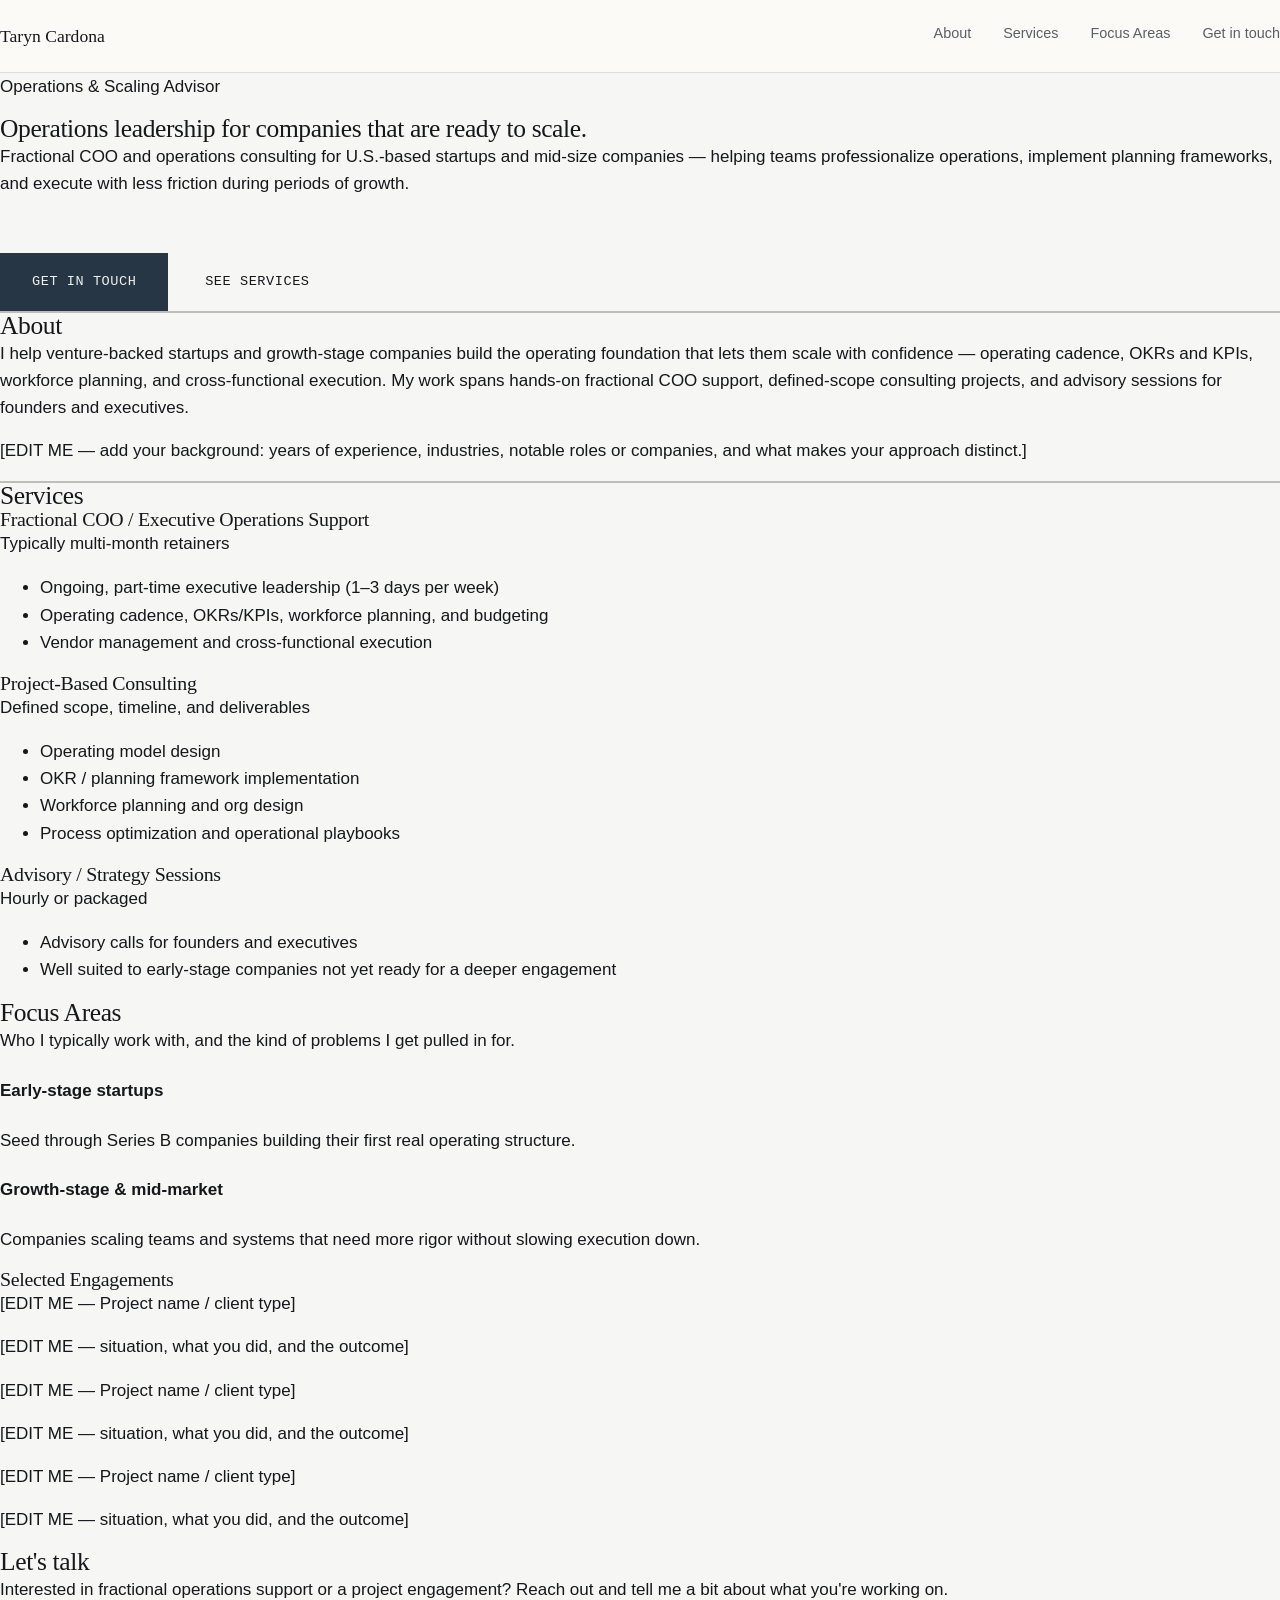
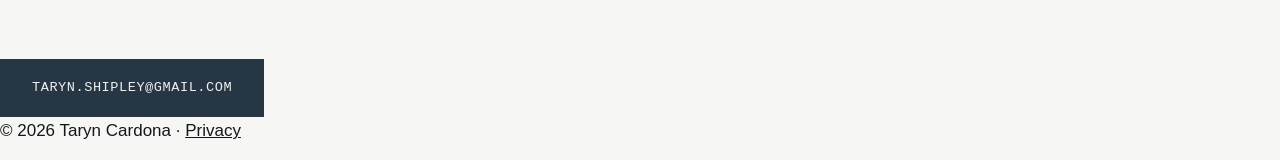
<file: index.html>
<!DOCTYPE html>
<html lang="en">
<head>
<meta charset="UTF-8">
<meta name="viewport" content="width=device-width, initial-scale=1.0">
<title>Taryn Cardona — Operations & Scaling Advisor</title>
<meta name="description" content="Fractional COO and operations consulting for U.S. startups and mid-size companies scaling their teams and systems.">
<link rel="stylesheet" href="css/styles.css">
</head>
<body>

<header class="site-header">
  <div class="wrap header-inner">
    <a href="#top" class="brand">Taryn Cardona</a>
    <nav class="nav" aria-label="Primary">
      <a href="#about">About</a>
      <a href="#services">Services</a>
      <a href="#work">Focus Areas</a>
      <a href="#contact" class="nav-cta">Get in touch</a>
    </nav>
  </div>
</header>

<main>

  <section id="top" class="hero">
    <div class="wrap">
      <p class="eyebrow">Operations &amp; Scaling Advisor</p>
      <h1>Operations leadership for companies that are ready to scale.</h1>
      <p class="hero-sub">Fractional COO and operations consulting for U.S.-based startups and mid-size companies —
        helping teams professionalize operations, implement planning frameworks, and execute with less friction
        during periods of growth.</p>
      <div class="hero-actions">
        <a href="#contact" class="btn btn-primary">Get in touch</a>
        <a href="#services" class="btn btn-secondary">See services</a>
      </div>
    </div>
  </section>

  <section id="about" class="section">
    <div class="wrap wrap-narrow">
      <h2>About</h2>
      <p>
        I help venture-backed startups and growth-stage companies build the operating foundation that lets them
        scale with confidence — operating cadence, OKRs and KPIs, workforce planning, and cross-functional
        execution. My work spans hands-on fractional COO support, defined-scope consulting projects, and
        advisory sessions for founders and executives.
      </p>
      <p class="placeholder-note">
        [EDIT ME — add your background: years of experience, industries, notable roles or companies, and what
        makes your approach distinct.]
      </p>
    </div>
  </section>

  <section id="services" class="section section-alt">
    <div class="wrap">
      <h2>Services</h2>
      <div class="cards">

        <article class="card">
          <h3>Fractional COO / Executive Operations Support</h3>
          <p class="card-meta">Typically multi-month retainers</p>
          <ul>
            <li>Ongoing, part-time executive leadership (1–3 days per week)</li>
            <li>Operating cadence, OKRs/KPIs, workforce planning, and budgeting</li>
            <li>Vendor management and cross-functional execution</li>
          </ul>
        </article>

        <article class="card">
          <h3>Project-Based Consulting</h3>
          <p class="card-meta">Defined scope, timeline, and deliverables</p>
          <ul>
            <li>Operating model design</li>
            <li>OKR / planning framework implementation</li>
            <li>Workforce planning and org design</li>
            <li>Process optimization and operational playbooks</li>
          </ul>
        </article>

        <article class="card">
          <h3>Advisory / Strategy Sessions</h3>
          <p class="card-meta">Hourly or packaged</p>
          <ul>
            <li>Advisory calls for founders and executives</li>
            <li>Well suited to early-stage companies not yet ready for a deeper engagement</li>
          </ul>
        </article>

      </div>
    </div>
  </section>

  <section id="work" class="section">
    <div class="wrap">
      <h2>Focus Areas</h2>
      <p class="section-sub">Who I typically work with, and the kind of problems I get pulled in for.</p>
      <div class="focus-grid">
        <div class="focus-item">
          <h4>Early-stage startups</h4>
          <p>Seed through Series B companies building their first real operating structure.</p>
        </div>
        <div class="focus-item">
          <h4>Growth-stage &amp; mid-market</h4>
          <p>Companies scaling teams and systems that need more rigor without slowing execution down.</p>
        </div>
      </div>

      <div class="case-studies">
        <h3 class="case-studies-title">Selected Engagements</h3>
        <div class="cards">
          <article class="card case-study-placeholder">
            <p class="placeholder-note">[EDIT ME — Project name / client type]</p>
            <p class="placeholder-note">[EDIT ME — situation, what you did, and the outcome]</p>
          </article>
          <article class="card case-study-placeholder">
            <p class="placeholder-note">[EDIT ME — Project name / client type]</p>
            <p class="placeholder-note">[EDIT ME — situation, what you did, and the outcome]</p>
          </article>
          <article class="card case-study-placeholder">
            <p class="placeholder-note">[EDIT ME — Project name / client type]</p>
            <p class="placeholder-note">[EDIT ME — situation, what you did, and the outcome]</p>
          </article>
        </div>
      </div>
    </div>
  </section>

  <section id="contact" class="section section-contact">
    <div class="wrap wrap-narrow">
      <h2>Let's talk</h2>
      <p>Interested in fractional operations support or a project engagement? Reach out and tell me a bit about
        what you're working on.</p>
      <a href="mailto:taryn.shipley@gmail.com" class="btn btn-primary">taryn.shipley@gmail.com</a>
    </div>
  </section>

</main>

<footer class="site-footer">
  <div class="wrap">
    <p>&copy; <span id="year">2026</span> Taryn Cardona · <a href="privacy.html">Privacy</a></p>
  </div>
</footer>

<script src="js/main.js"></script>
</body>
</html>
</file>
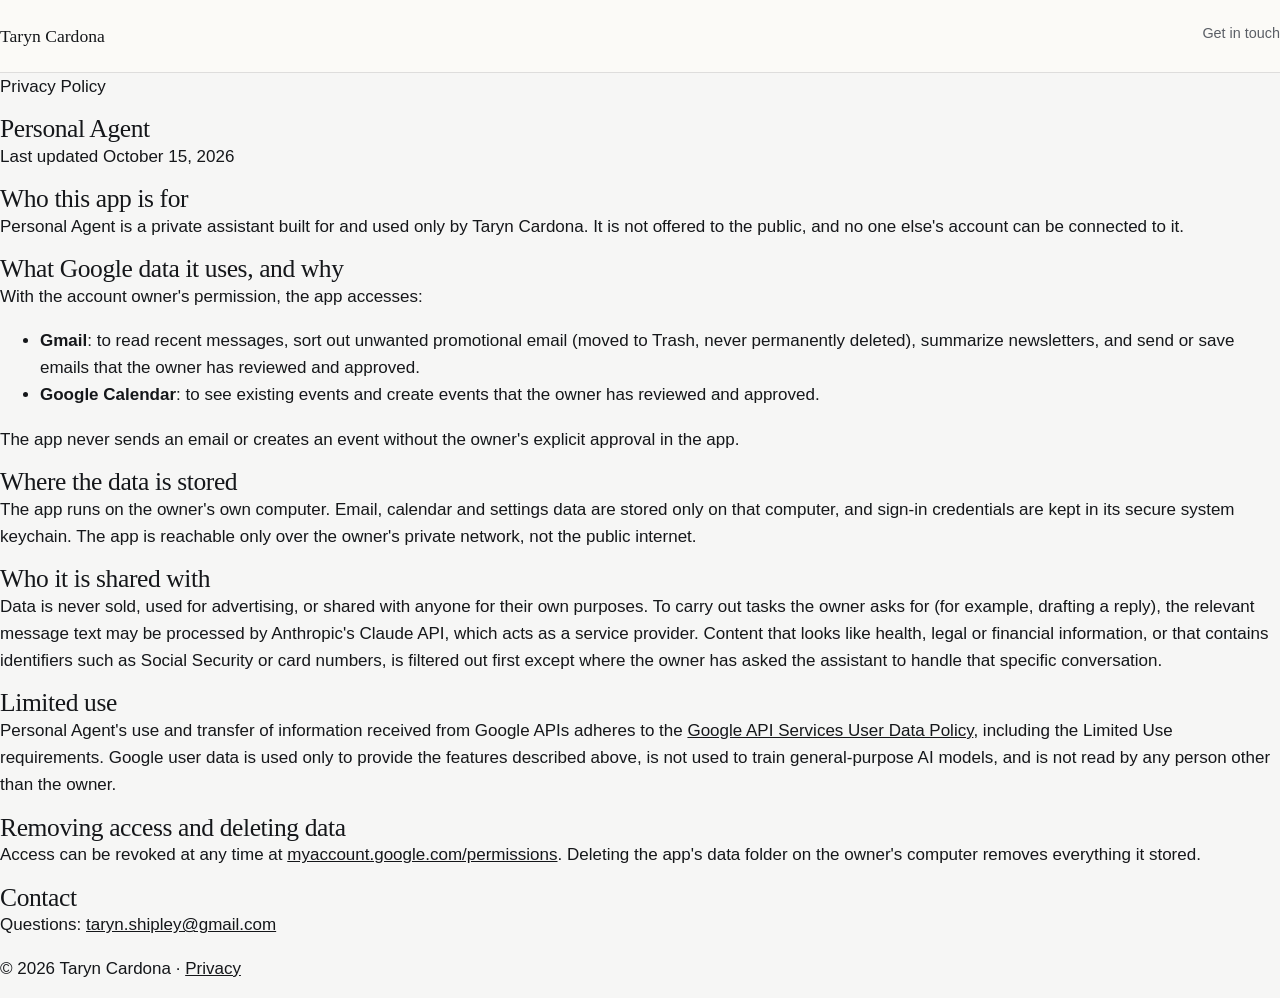
<file: privacy.html>
<!DOCTYPE html>
<html lang="en">
<head>
<meta charset="UTF-8">
<meta name="viewport" content="width=device-width, initial-scale=1.0">
<title>Privacy Policy — Personal Agent</title>
<meta name="description" content="Privacy policy for Personal Agent, a private assistant used only by Taryn Cardona.">
<link rel="stylesheet" href="css/styles.css">
</head>
<body>

<header class="site-header">
  <div class="wrap header-inner">
    <a href="index.html" class="brand">Taryn Cardona</a>
    <nav class="nav" aria-label="Primary">
      <a href="index.html#contact" class="nav-cta">Get in touch</a>
    </nav>
  </div>
</header>

<main>
  <section class="section">
    <div class="wrap wrap-narrow">
      <p class="eyebrow">Privacy Policy</p>
      <h1>Personal Agent</h1>
      <p class="section-sub">Last updated October 15, 2026</p>

      <h2>Who this app is for</h2>
      <p>Personal Agent is a private assistant built for and used only by Taryn Cardona. It is not offered to
        the public, and no one else's account can be connected to it.</p>

      <h2>What Google data it uses, and why</h2>
      <p>With the account owner's permission, the app accesses:</p>
      <ul>
        <li><strong>Gmail</strong>: to read recent messages, sort out unwanted promotional email (moved to Trash,
          never permanently deleted), summarize newsletters, and send or save emails that the owner has
          reviewed and approved.</li>
        <li><strong>Google Calendar</strong>: to see existing events and create events that the owner has
          reviewed and approved.</li>
      </ul>
      <p>The app never sends an email or creates an event without the owner's explicit approval in the app.</p>

      <h2>Where the data is stored</h2>
      <p>The app runs on the owner's own computer. Email, calendar and settings data are stored only on that
        computer, and sign-in credentials are kept in its secure system keychain. The app is reachable only
        over the owner's private network, not the public internet.</p>

      <h2>Who it is shared with</h2>
      <p>Data is never sold, used for advertising, or shared with anyone for their own purposes. To carry out
        tasks the owner asks for (for example, drafting a reply), the relevant message text may be processed by
        Anthropic's Claude API, which acts as a service provider. Content that looks like health, legal or
        financial information, or that contains identifiers such as Social Security or card numbers, is
        filtered out first except where the owner has asked the assistant to handle that specific
        conversation.</p>

      <h2>Limited use</h2>
      <p>Personal Agent's use and transfer of information received from Google APIs adheres to the
        <a href="https://developers.google.com/terms/api-services-user-data-policy">Google API Services User Data
        Policy</a>, including the Limited Use requirements. Google user data is used only to provide the
        features described above, is not used to train general-purpose AI models, and is not read by any
        person other than the owner.</p>

      <h2>Removing access and deleting data</h2>
      <p>Access can be revoked at any time at
        <a href="https://myaccount.google.com/permissions">myaccount.google.com/permissions</a>. Deleting the
        app's data folder on the owner's computer removes everything it stored.</p>

      <h2>Contact</h2>
      <p>Questions: <a href="mailto:taryn.shipley@gmail.com">taryn.shipley@gmail.com</a></p>
    </div>
  </section>
</main>

<footer class="site-footer">
  <div class="wrap">
    <p>&copy; 2026 Taryn Cardona · <a href="privacy.html">Privacy</a></p>
  </div>
</footer>
</body>
</html>
</file>
<file: css/styles.css>
:root {
  --color-bg: #f6f6f5;
  --color-ink: #15171a;
  --color-muted: #5b5f66;
  --color-border: rgba(21, 23, 26, 0.12);
  --color-border-strong: rgba(21, 23, 26, 0.26);
  --color-accent: #45607a;
  --color-accent-soft: #7793a9;
  --color-accent-deep: #263644;
  --color-cream: #eef0f1;
  --font-display: "Fraunces", Georgia, serif;
  --font-body: "Inter", -apple-system, BlinkMacSystemFont, "Segoe UI", sans-serif;
  --font-mono: "IBM Plex Mono", "SF Mono", Menlo, monospace;
  --max-width: 1280px;
  --gutter: 24px;
  --side: 40px;
}

* {
  box-sizing: border-box;
}

html {
  scroll-behavior: smooth;
}

body {
  margin: 0;
  font-family: var(--font-body);
  color: var(--color-ink);
  background: var(--color-bg);
  line-height: 1.6;
  font-size: 17px;
  -webkit-font-smoothing: antialiased;
}

.grid {
  max-width: var(--max-width);
  margin: 0 auto;
  padding: 0 var(--side);
}

h1, h2, h3 {
  font-family: var(--font-display);
  font-weight: 500;
  line-height: 1.05;
  letter-spacing: -0.015em;
  margin: 0;
  color: var(--color-ink);
}

p {
  margin: 0 0 16px;
}

a {
  color: inherit;
}

/* Reusable label/value pair, used in hero meta, service figures, contact links */

.note-label {
  font-family: var(--font-mono);
  font-size: 0.7rem;
  text-transform: uppercase;
  letter-spacing: 0.06em;
  color: var(--color-muted);
  margin: 0 0 6px;
}

.note-body {
  margin: 0;
  font-size: 0.95rem;
  font-weight: 500;
}

/* Section label — the one grid rule, used identically on every section: col 1/2 */

.section-label {
  grid-column: 1 / span 2;
  font-family: var(--font-mono);
  font-size: 0.75rem;
  text-transform: uppercase;
  letter-spacing: 0.06em;
  color: var(--color-accent);
  margin: 0;
  padding-top: 4px;
}

.section-label-invert {
  color: rgba(243, 239, 230, 0.7);
}

/* Header */

.site-header {
  position: sticky;
  top: 0;
  z-index: 10;
  background: rgba(251, 250, 247, 0.92);
  backdrop-filter: saturate(180%) blur(8px);
  border-bottom: 1px solid var(--color-border);
}

.header-inner {
  display: flex;
  align-items: center;
  justify-content: space-between;
  height: 72px;
}

.brand {
  display: inline-flex;
  align-items: center;
  gap: 10px;
  font-family: var(--font-display);
  font-weight: 500;
  font-size: 1.1rem;
  text-decoration: none;
  color: var(--color-ink);
  white-space: nowrap;
}

.nav {
  display: flex;
  align-items: center;
  gap: 32px;
}

.nav a {
  text-decoration: none;
  color: var(--color-muted);
  font-size: 0.9rem;
  padding-bottom: 3px;
  border-bottom: 1px solid transparent;
  transition: color 0.15s ease, border-color 0.15s ease;
}

.nav a:hover {
  color: var(--color-ink);
  border-color: var(--color-border-strong);
}

/* Hero */

.hero .grid {
  display: grid;
  grid-template-columns: repeat(12, 1fr);
  gap: var(--gutter);
  align-items: start;
  padding-top: 96px;
  padding-bottom: 96px;
}

.hero-headline {
  grid-column: 3 / span 6;
}

.hero-headline h1 {
  font-size: clamp(2.25rem, 4vw, 3.4rem);
}

@media (max-width: 900px) {
  .lg-break {
    display: none;
  }
}

.btn {
  display: inline-block;
  font-family: var(--font-mono);
  font-weight: 500;
  font-size: 0.85rem;
  text-transform: uppercase;
  letter-spacing: 0.04em;
  padding: 18px 32px;
  border-radius: 0;
  text-decoration: none;
  transition: opacity 0.15s ease;
}

.btn:hover {
  opacity: 0.85;
}

.btn-primary {
  margin-top: 40px;
  background: var(--color-accent-deep);
  color: var(--color-cream);
}

.hero-meta {
  grid-column: 9 / span 4;
  padding-top: 6px;
}

.hero-meta dl {
  margin: 0;
}

.hero-meta dl > div {
  padding: 14px 0;
  border-top: 1px solid var(--color-border);
}

.hero-meta dl > div:last-child {
  border-bottom: 1px solid var(--color-border);
}

.status-dot {
  display: inline-block;
  width: 7px;
  height: 7px;
  border-radius: 50%;
  background: var(--color-accent);
  margin-right: 8px;
  vertical-align: middle;
}

.hero-meta dt {
  font-family: var(--font-mono);
  font-size: 0.7rem;
  text-transform: uppercase;
  letter-spacing: 0.06em;
  color: var(--color-muted);
  margin-bottom: 4px;
}

.hero-meta dd {
  margin: 0;
  font-size: 0.95rem;
  font-weight: 500;
}

/* About */

#about {
  border-top: 2px solid var(--color-border-strong);
}

#about .grid {
  display: grid;
  grid-template-columns: repeat(12, 1fr);
  gap: var(--gutter);
  padding-top: 64px;
  padding-bottom: 64px;
}

.about-body {
  grid-column: 3 / span 7;
}

.lede {
  font-family: var(--font-display);
  font-size: clamp(1.4rem, 2.2vw, 1.9rem);
  font-weight: 400;
  line-height: 1.3;
  color: var(--color-ink);
  margin-bottom: 24px;
  max-width: 26ch;
}

.about-body p:not(.lede) {
  color: var(--color-muted);
  font-size: 1.05rem;
  max-width: 62ch;
}

/* Services */

#services {
  border-top: 2px solid var(--color-border-strong);
}

#services .grid {
  display: grid;
  grid-template-columns: repeat(12, 1fr);
  gap: var(--gutter);
  padding-top: 72px;
}

.statement {
  grid-column: 3 / span 6;
  max-width: 40ch;
  font-family: var(--font-display);
  font-size: clamp(1.5rem, 2.6vw, 2rem);
  font-weight: 400;
  line-height: 1.35;
  color: var(--color-ink);
  margin: 0;
}

.service-list {
  grid-column: 1 / span 12;
  margin-top: 40px;
}

.service-row {
  display: grid;
  grid-template-columns: repeat(12, 1fr);
  gap: var(--gutter);
  align-items: start;
  padding: 32px 0;
  border-top: 1px solid var(--color-border);
}

.service-row:last-child {
  padding-bottom: 80px;
  border-bottom: 1px solid var(--color-border);
}

.service-num {
  grid-column: 1 / span 2;
  font-family: var(--font-mono);
  font-size: 1.5rem;
  color: var(--color-accent);
  font-weight: 500;
  letter-spacing: 0.01em;
}

.service-body {
  grid-column: 3 / span 6;
}

.service-body h3 {
  font-size: 1.4rem;
  margin-bottom: 12px;
}

.service-body p {
  color: var(--color-muted);
  max-width: 52ch;
  margin: 0;
}

.service-figure {
  grid-column: 9 / span 4;
  padding-top: 3px;
}

/* Contact band */

.contact-band {
  background: var(--color-accent-deep);
  color: var(--color-cream);
}

.contact-grid {
  display: grid;
  grid-template-columns: repeat(12, 1fr);
  gap: var(--gutter);
  padding-top: 96px;
  padding-bottom: 80px;
}

.contact-main {
  grid-column: 3 / span 6;
}

.contact-band h2 {
  color: var(--color-cream);
  font-size: clamp(2.5rem, 5vw, 3.75rem);
  margin-bottom: 40px;
}

.btn-invert {
  background: var(--color-cream);
  color: var(--color-accent-deep);
}

.contact-links {
  grid-column: 9 / span 4;
  padding-top: 6px;
}

.contact-links .note-label {
  color: rgba(243, 239, 230, 0.6);
}

.contact-links a {
  display: inline-block;
  text-decoration: none;
  color: var(--color-cream);
  font-size: 0.9rem;
  font-weight: 400;
  border-bottom: 1px solid rgba(243, 239, 230, 0.4);
  padding-bottom: 1px;
  transition: opacity 0.15s ease;
}

.contact-links a:hover {
  opacity: 0.75;
}

.contact-foot {
  display: flex;
  justify-content: space-between;
  padding-top: 24px;
  padding-bottom: 40px;
  border-top: 1px solid rgba(243, 239, 230, 0.2);
}

.contact-foot p {
  margin: 0;
  font-size: 0.8rem;
  color: rgba(243, 239, 230, 0.6);
}

/* Responsive */

@media (max-width: 900px) {
  :root {
    --side: 24px;
  }

  .hero .grid {
    padding-top: 96px;
    padding-bottom: 56px;
  }

  .section-label {
    grid-column: 1 / span 12;
    margin-bottom: 8px;
  }

  .hero-headline {
    grid-column: 1 / span 12;
  }

  .hero-meta {
    grid-column: 1 / span 12;
    margin-top: 48px;
  }

  .about-body {
    grid-column: 1 / span 12;
  }

  .statement {
    grid-column: 1 / span 12;
  }

  .service-num {
    grid-column: 1 / span 12;
    margin-bottom: 4px;
  }

  .service-body {
    grid-column: 1 / span 12;
  }

  .service-figure {
    grid-column: 1 / span 12;
    margin-top: 16px;
  }

  .header-inner {
    height: auto;
    flex-wrap: wrap;
    gap: 12px;
    padding: 16px 0;
  }

  .nav {
    gap: 16px;
  }

  .contact-grid {
    padding-top: 72px;
    padding-bottom: 56px;
  }

  .contact-main {
    grid-column: 1 / span 12;
  }

  .contact-links {
    grid-column: 1 / span 12;
    margin-top: 40px;
  }

  .contact-foot {
    flex-direction: column;
    gap: 8px;
  }
}
</file>
